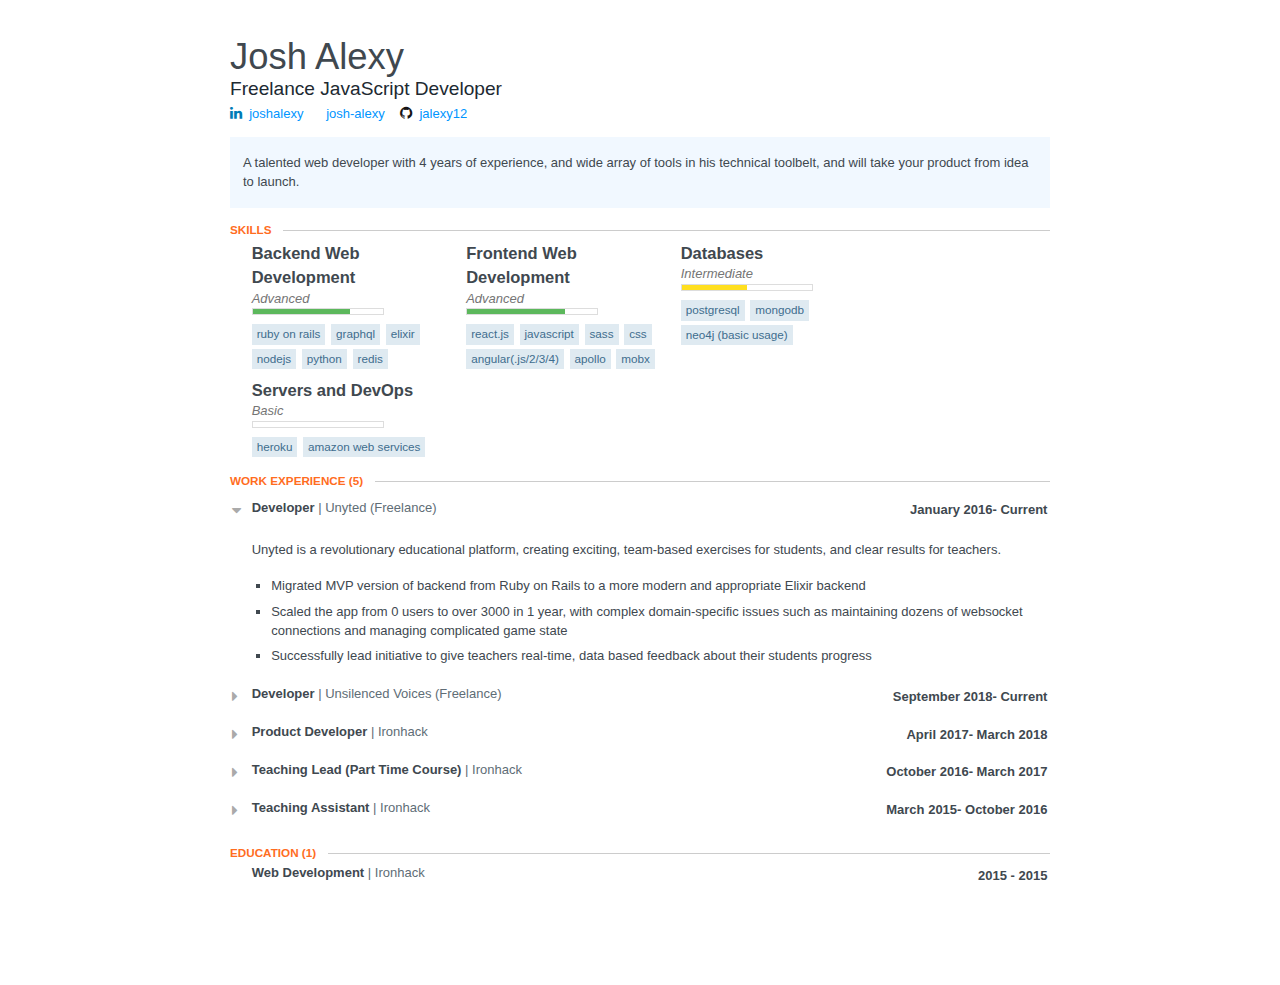
<file: index.html>
<!doctype html>
<html>
  <head>
  <meta charset="utf-8">
  <meta name="viewport" content="width=device-width, initial-scale=1.0, user-scalable=no" />
  <title>Josh Alexy</title>
  <link rel="stylesheet" href="https://maxcdn.bootstrapcdn.com/font-awesome/4.7.0/css/font-awesome.min.css" />
  <style>
  /********************************************
* 	reset from
* 	http://meyerweb.com/eric/tools/css/reset/
*******************************************/

html,
body,
div,
span,
applet,
object,
iframe,
h1,
h2,
h3,
h4,
h5,
h6,
p,
blockquote,
pre,
a,
abbr,
acronym,
address,
big,
cite,
code,
del,
dfn,
em,
img,
ins,
kbd,
q,
s,
samp,
small,
strike,
strong,
sub,
sup,
tt,
var,
b,
u,
i,
center,
dl,
dt,
dd,
ol,
ul,
li,
fieldset,
form,
label,
legend,
table,
caption,
tbody,
tfoot,
thead,
tr,
th,
td,
article,
aside,
canvas,
details,
embed,
figure,
figcaption,
footer,
header,
hgroup,
menu,
nav,
output,
ruby,
section,
summary,
time,
mark,
audio,
video {
    margin: 0;
    padding: 0;
    border: 0;
    font-size: 100%;
    vertical-align: baseline;
}

article,
aside,
details,
figcaption,
figure,
footer,
header,
hgroup,
menu,
nav,
section {
    display: block;
}

body {
    line-height: 1;
}

ol,
ul {
    list-style: none;
}

blockquote,
q {
    quotes: none;
}

blockquote:before,
blockquote:after,
q:before,
q:after {
    content: none;
}

table {
    border-collapse: collapse;
    border-spacing: 0;
}


/****************
*	COMMONS
****************/

body,
html {
    font-family: "Helvetica Neue", Helvetica, Arial, "Lucida Grande", sans-serif;
    font-size: 13px;
    color: #40484f;
    font-weight: 400;
    letter-spacing: 0;
    line-height: 1.46153846;
    text-align: left;
    -webkit-text-size-adjust: 100%;
}

p {
    display: block;
    margin-bottom: 1.3em;
}

a {
    color: #0095ff;
    text-decoration: none;
}

a:hover {
    color: #0c65a5;
    text-decoration: underline;
}

ul {
    margin-top: 1rem;
}

li {
    list-style-type: square;
    list-style-position: outside;
    margin-left: 1.3em;
}

.highlights>li>p {
    margin-bottom: 0.5em;
}

h1 {
    font-size: 2rem;
}

h2 {
    font-size: 1.67rem;
}

h3 {
    font-size: 1.27rem;
}

em {
    color: #757575;
}

blockquote {
    margin-bottom: 1em;
}

strong {
    font-weight: 700;
}


/* main container */

#resume {
    padding: 1rem;
    margin-top: 2rem;
}


/* every section wrapper */

.section {
    margin-bottom: 1rem;
}

section .location {
    margin-right: .5em;
    color: #606d76;
    font-weight: 700;
}

#contact {
    margin-top: .5rem;
}

#profiles .item {
    padding: 0;
}

#header>#profiles,
#header>#contact,
#skills,
#languages,
#interests {
    display: -webkit-box;
    display: -moz-box;
    display: -ms-flexbox;
    display: -webkit-flex;
    display: flex;
    -webkit-flex-flow: row wrap;
    flex-flow: row wrap;
    -webkit-justify-content: flex-start;
    justify-content: flex-start;
}

#header>div {
    line-height: 1.5;
}

#header>div>div {
    margin-right: 1.2em;
}

#header h1.name {
    font-size: 2.8rem;
    font-weight: 100;
    line-height: 100%;
}

#header h2.label {
    color: #202931;
    font-size: 1.47rem;
    font-weight: 300;
}

#header .picture {
    width: 11em;
    float: right;
    border-radius: 4px;
}

.main-summary {
    background: #f1f8ff;
    padding: 1.2em 1em;
    margin-top: 1rem;
}

.main-summary p {
    margin: .15em 0 0;
}

h2.section-title {
    display: inline-block;
    background: #fff;
    padding: 0 1em 0.3em 0;
    color: #ff6d1f;
    text-transform: uppercase;
    font-weight: 600;
    border: none;
    font-size: .9rem;
}

.section>header {
    position: relative;
}

.fa {
    margin-right: 0.25em;
}

.section>header::after {
    position: absolute;
    left: 0;
    top: .7em;
    height: 1px;
    background: #ccc;
    content: "";
    width: 100%;
    z-index: -100;
    display: block;
}

.section.main-summary>section {
    margin: 0;
}

.section>section>header {
    font-size: 1.38rem;
    position: relative;
    margin-top: .7em;
}

.section>section>header:first-of-type {
    margin: 0;
}

.section>section>header .space-left {
    position: absolute;
    left: -1.56rem;
    top: 5px;
    color: #aaa;
    line-height: 1;
    opacity: 0;
}

.position,
.company,
.organization,
.institution,
.date,
.area,
.studyType,
.title,
.awarder {
    display: inline;
}

.position,
.studyType,
.area,
.title,
.language,
.name {
    font-weight: 600;
}

.company::before,
.institution::before,
.organization::before,
.awarder::before {
    content: "at "
}

.company,
.institution,
.organization,
.awarder {
    color: #606d76;
    font-weight: 400;
}

.section header .date {
    font-size: 1rem;
    display: inline-table;
    padding: .1em 0;
    font-weight: 600;
}

ul.keywords,
ul.courses {
    margin-top: .5em;
}

ul.keywords li,
ul.courses li {
    display: inline-block;
    margin: 2px 2px 2px 0;
    padding: 4px 5px 5px;
    font-size: .9rem;
    line-height: 1;
    text-transform: lowercase;
    color: #3e6d8e;
    background-color: #dfeaf1;
    border: 0 solid #dfeaf1;
    white-space: nowrap;
}

ul.keywords li:hover,
ul.courses li:hover {
    background: #dfeaf0;
}

.item {
    padding: .5em 0;
}

.gpa {
    padding-bottom: .5em;
}

.fa.social {
    font-size: 1.1em;
}


/* Social Media Brand Colors */

.google-plus {
    color: #dd4b39;
}

.tumblr {
    color: #32506d;
}

.foursquare {
    color: #0072b1;
}

.facebook {
    color: #3b5998;
}

.linkedin {
    color: #007bb6;
}

.pinterest {
    color: #cb2027;
}

.dribbble {
    color: #ea4c89;
}

.instagram {
    color: #517fa4;
}

.twitter {
    color: #00aced;
}

.soundcloud {
    color: #ff3a00;
}

.wordpress {
    color: #21759b;
}

.youtube {
    color: #bb0000;
}

.github {
    color: #171515;
}

.stack-overflow {
    color: #828386;
    position: relative;
}

.flickr {
    color: #ff0084;
}

.stack-overflow::after {
    position: absolute;
    left: 0;
    content: '\f16c';
    color: #f68a1f;
    overflow: hidden;
    height: 100%;
}

.telegram {
    color: #2291c3;
}

#languages .item,
#skills .item,
#interests .item {
    width: 15em;
    padding: 0 .5em .5em 0;
    border-bottom: none;
}

#skills .item {
    width: 16em;
}

#skills .item .keywords {
    width: 15em;
}


/* Skill chart */

.level {
    margin-bottom: .5em;
}

.level .bar {
    border: 1px solid #ddd;
    display: block;
    width: 10em;
    height: 5px;
    position: relative;
}

.level .bar::after {
    position: absolute;
    content: " ";
    top: 0;
    left: 0;
    background: black;
    height: 5px;
}

.level.beginner .bar::after {
    background: #EB5F51;
    width: 2.5em;
}

.level.intermediate .bar::after {
    background: #ffdf1f;
    width: 5em;
}

.level.advanced .bar::after,
.level.fluent .bar::after {
    background: #5CB85C;
    width: 7.5em;
}

.level.master .bar::after,
.level.native.speaker .bar::after {
    background: #59C596;
    width: 10em;
}

#references .item {
    padding-left: .5em;
    border-left: 5px solid #ff6d1f;
}

.toggle-item {
  visibility: hidden;
}

/******************
*	HELPER CLASSES
******************/

.clear::after {
    content: "";
    display: table;
    clear: both;
}

.display {
    display: block;
    opacity: 1 !important;
}

.margin1 {
    margin-bottom: .5rem;
}


/****************
*		TABLET
****************/

@media screen and (min-width: 602px) {
    #resume {
        width: 80%;
        margin: 0 auto;
    }
}


/****************
*		LAPTOP
****************/

@media screen and (min-width: 1025px) {
    li {
        margin-left: 1.5em;
    }
    #resume {
        width: 820px;
        margin: 2rem auto;
    }
    .section>section>header .space-left {
        opacity: 1;
        cursor: pointer;
    }
    .section>section {
        margin-left: 1.67rem;
    }
    .toggle-item {
        transform: translate(-9999px);
    }
    .toggle-item+label {
        display: block;
        margin-top: -16px;
    }
    .toggle-item:checked+label:after {
        content: '\f0d7';
    }
    .toggle-item+label:after {
        float: left;
        cursor: pointer;
        margin-left: -20px;
        color: #aaa;
        font-size: 16px;
        content: '\f0da';
        font-family: Fontawesome;
    }
    .toggle-item~.item {
        height: 0;
        opacity: 0;
    }
    .toggle-item:checked~.item {
        height: auto;
        opacity: 1;
        transition: all .5s linear;
    }
    .company::before,
    .institution::before,
    .organization::before,
    .awarder::before {
        content: "| ";
    }
    .header-left {
        float: left;
        width: 70%;
        word-break: normal;
    }
    .section header .date {
        float: right;
        padding: .2em;
    }
    .display {
        display: none;
    }
    .display:not(.none) {
        display: block;
    }
}

@media print {
    #resume {
        margin: 0;
        padding: 0;
        -ms-word-wrap: break-word;
        word-wrap: break-word;
        line-height: 1.3;
        /*font-family: Arial, Georgia, "Lucida Grande", sans-serif;*/
    }
    @page {
        margin: 1cm 1.4cm;
    }
    .item-count {
        display: none;
    }
    .company::before,
    .institution::before,
    .organization::before,
    .awarder::before {
        content: "at ";
    }
    .main-summary {
        padding: 2rem 0;
    }
    .section {
        margin: .8rem 0;
        padding: 0;
    }
    .section header {
        padding-bottom: .15rem;
    }
    .section .location {
        padding-bottom: .15rem;
    }
    .stack-overflow::after {
        content: "";
    }
    .fa.social {
        color: #828386;
    }
    ul {
        margin-top: .4em;
    }
    ul,
    li {
        padding: 0;
    }
    ul.keywords li,
    ul.courses li {
        margin: 0;
        padding: 0;
        font-size: .8rem;
        text-transform: lowercase;
    }
    ul.keywords li::after,
    ul.courses li::after {
        padding: 0 0 0 .1rem;
        content: " |";
    }
    ul.keywords::before,
    ul.courses::before {
        font-size: .8rem;
        font-weight: 600;
    }
    ul.keywords::before {
        content: "Skills acquired: ";
    }
    #skills .keywords::before {
        content: '';
    }
    .section p {
        margin: 0;
        padding: 0;
    }
    ul.courses::before {
        content: "Major courses: ";
    }
    ul.keywords li:last-of-type::after,
    ul.courses li:last-of-type::after {
        content: "";
    }
    .level em {
        font-style: normal;
        padding: .1em 0;
    }
    .level .bar {
        display: none;
    }
    #profiles .item {
        padding: 0;
    }
    .item.display {
        display: block;
        opacity: 1 !important;
    }
}

  </style>

  </head>
  <body>

  <div id="resume">
    	<header id="header" class="clear">
    		<div>
    			<h1 class="name">Josh Alexy</h1>
    			<h2 class="label">Freelance JavaScript Developer</h2>
    		</div>

    		<div id="profiles">
    			<div class="item">
    				<div class="username">
    					<span class="fa fa-linkedin linkedin social"></span>
    					<span class="url">
    						<a target="_blank" href="https://www.linkedin.com/in/joshalexy/">joshalexy</a>
    					</span>
    				</div>
    			</div>
    			<div class="item">
    				<div class="username">
    					<span class="fa fa-stackoverflow stackoverflow social"></span>
    					<span class="url">
    						<a target="_blank" href="https://stackoverflow.com/users/4624718/josh-alexy">josh-alexy</a>
    					</span>
    				</div>
    			</div>
    			<div class="item">
    				<div class="username">
    					<span class="fa fa-github github social"></span>
    					<span class="url">
    						<a target="_blank" href="https://github.com/jalexy12">jalexy12</a>
    					</span>
    				</div>
    			</div>
    		</div>
    	</header>

    	<section class="section main-summary">
    		<section>
    			<div><p>A talented web developer with 4 years of experience, and wide array of tools in his technical toolbelt, and will take your product from idea to launch.</p></div>
    		</section>
    	</section>

    <section class="section margin1">
    	<header>
    		<h2 class='section-title'>Skills</h2>
    	</header>
    	<section id="skills">
    		<div class="item">
    			<h3 class="name">
    				Backend Web Development
    			</h3>

    			<div class="level advanced">
    				<em>Advanced</em>
    				<div class="bar"></div>
    			</div>
    			<ul class="keywords">
    				<li>Ruby On Rails</li>
    				<li>GraphQL</li>
    				<li>Elixir</li>
    				<li>NodeJS</li>
    				<li>Python</li>
    				<li>Redis</li>
    			</ul>
    		</div>
    		<div class="item">
    			<h3 class="name">
    				Frontend Web Development
    			</h3>

    			<div class="level advanced">
    				<em>Advanced</em>
    				<div class="bar"></div>
    			</div>
    			<ul class="keywords">
    				<li>React.js</li>
    				<li>JavaScript</li>
    				<li>SASS</li>
    				<li>CSS</li>
    				<li>Angular(.js/2/3/4)</li>
    				<li>Apollo</li>
    				<li>MobX</li>
    			</ul>
    		</div>
    		<div class="item">
    			<h3 class="name">
    				Databases
    			</h3>

    			<div class="level intermediate">
    				<em>Intermediate</em>
    				<div class="bar"></div>
    			</div>
    			<ul class="keywords">
    				<li>PostgreSQL</li>
    				<li>MongoDB</li>
    				<li>Neo4j (Basic Usage)</li>
    			</ul>
    		</div>
    		<div class="item">
    			<h3 class="name">
    				Servers and DevOps
    			</h3>

    			<div class="level basic">
    				<em>Basic</em>
    				<div class="bar"></div>
    			</div>
    			<ul class="keywords">
    				<li>Heroku</li>
    				<li>Amazon Web Services</li>
    			</ul>
    		</div>
    	</section>
    </section>
    <section class="section">
      <header>
        <h2 class='section-title'>Work Experience <span class="item-count">(5)</span></h2>
      </header>

      <section id="work">
        <section class="work-item">

            <input id="work-item-0" type="checkbox" class="toggle-item" checked="checked" />
            <label for="work-item-0"></label>

    			<header>
    				<div class="position">Developer</div>
    				<div class="company">Unyted (Freelance)</div>
    				<div class="date">
    				  <span class="startDate">January 2016</span>
    					<span class="endDate">- Current</span>
    				</div>
    			</header>

         	<div class="item" id="work-item">
            <div class="summary">
              <p><p>Unyted is a revolutionary educational platform, creating exciting, team-based exercises for students, and clear results for teachers.</p></p>
            </div>
            <ul class="highlights">
                <li><p>Migrated MVP version of backend from Ruby on Rails to a more modern and appropriate Elixir backend</p></li>
                <li><p>Scaled the app from 0 users to over 3000 in 1 year, with complex domain-specific issues such as maintaining dozens of websocket connections and managing complicated game state</p></li>
                <li><p>Successfully lead initiative to give teachers real-time, data based feedback about their students progress</p></li>
            </ul>
        	</div>
        </section>
        <section class="work-item">

            <input id="work-item-1" type="checkbox" class="toggle-item" />
            <label for="work-item-1"></label>

    			<header>
    				<div class="position">Developer</div>
    				<div class="company">Unsilenced Voices (Freelance)</div>
    				<div class="date">
    				  <span class="startDate">September 2018</span>
    					<span class="endDate">- Current</span>
    				</div>
    			</header>

         	<div class="item" id="work-item">
            <div class="summary">
              <p><p>UnsilencedVoices is a social media platform with a focus on free speech, without the barriers of censorship that are currently causing issues for many platforms.</p></p>
            </div>
            <ul class="highlights">
                <li><p>Migrated very basic 'MVP' HTML and CSS website to a formal Rails app</p></li>
                <li><p>Created modern social-networking features such as friends, followers, posts, likes and dislikes</p></li>
            </ul>
        	</div>
        </section>
        <section class="work-item">

            <input id="work-item-2" type="checkbox" class="toggle-item" />
            <label for="work-item-2"></label>

    			<header>
    				<div class="position">Product Developer</div>
    				<div class="company">Ironhack</div>
    				<div class="date">
    				  <span class="startDate">April 2017</span>
    					<span class="endDate">- March 2018</span>
    				</div>
    			</header>

         	<div class="item" id="work-item">
            <div class="summary">
              <p><p>As a product developer at a web development bootcamp, I was involved in all facets of the organization, from product development, to educational materials creation, and interviewing prospective students.</p></p>
            </div>
            <ul class="highlights">
                <li><p>Migrated old marketing website to a new modern stack, supporting multiple languages and multiple courses, that functioned as the core lead generator of the organization</p></li>
                <li><p>Instrumental in the choice of technologies and development of the first version of the organization's administration platform, which was a CMS for the lead generation website</p></li>
                <li><p>Vital member of a team that developed a new JavaScript curriculum that is used daily by hundreds of students globally</p></li>
            </ul>
        	</div>
        </section>
        <section class="work-item">

            <input id="work-item-3" type="checkbox" class="toggle-item" />
            <label for="work-item-3"></label>

    			<header>
    				<div class="position">Teaching Lead (Part Time Course)</div>
    				<div class="company">Ironhack</div>
    				<div class="date">
    				  <span class="startDate">October 2016</span>
    					<span class="endDate">- March 2017</span>
    				</div>
    			</header>

         	<div class="item" id="work-item">
            <div class="summary">
              <p><p>As the lead teacher for the first-ever part time course in Miami, I was responsible for teaching a class of 12 aspiring professional web developers, managing curriculum, and providing the students with the best educational experience of their lives.</p></p>
            </div>
            <ul class="highlights">
                <li><p>Pioneered the evolution of Ironhack's curriculum from being full time only, to part-time</p></li>
                <li><p>Graduated 11/12 students with viable MVP web development final projects</p></li>
                <li><p>Received tremendous feedback in monthly reviews from students, consistently</p></li>
            </ul>
        	</div>
        </section>
        <section class="work-item">

            <input id="work-item-4" type="checkbox" class="toggle-item" />
            <label for="work-item-4"></label>

    			<header>
    				<div class="position">Teaching Assistant</div>
    				<div class="company">Ironhack</div>
    				<div class="date">
    				  <span class="startDate">March 2015</span>
    					<span class="endDate">- October 2016</span>
    				</div>
    			</header>

         	<div class="item" id="work-item">
            <div class="summary">
              <p><p>As the teaching assistant for Ironhack, I was involved in every aspect of the educational experience, from supporting the lead instructor, to interviewing course candidates, to coordinating feedback with a global tema over multiple campuses.</p></p>
            </div>
            <ul class="highlights">
                <li><p>Graduated over 200 students from the web development course with an 80+% placement rate in 3 months</p></li>
                <li><p>Coordinated curriculum feedback and improvements with 3 other campuses globally</p></li>
                <li><p>Orchestrated systems of education management, such as grade keeping, communications channels over Slack, daily code review, and implementing a model more similar to the 'flipped classroom'</p></li>
            </ul>
        	</div>
        </section>
      </section>
    </section>
    <section class="section">
      <header>
        <h2 class='section-title'>Education <span class="item-count">(1)</span></h2>
      </header>

      <section id="education">
        <section class="education-item">
          <header>
            <div class="header-left">
              <div class="area">
                Web Development
              </div>
              <div class="institution">
                Ironhack
              </div>
            </div>
            <div class="date">
              <span class="startDate">
              2015
              </span>
              <span class="endDate">
              - 2015
              </span>
            </div>
          </header>



          <div class="item">
          </div>
        </section>
      </section>
    </section>

  </body>
</html>
</file>
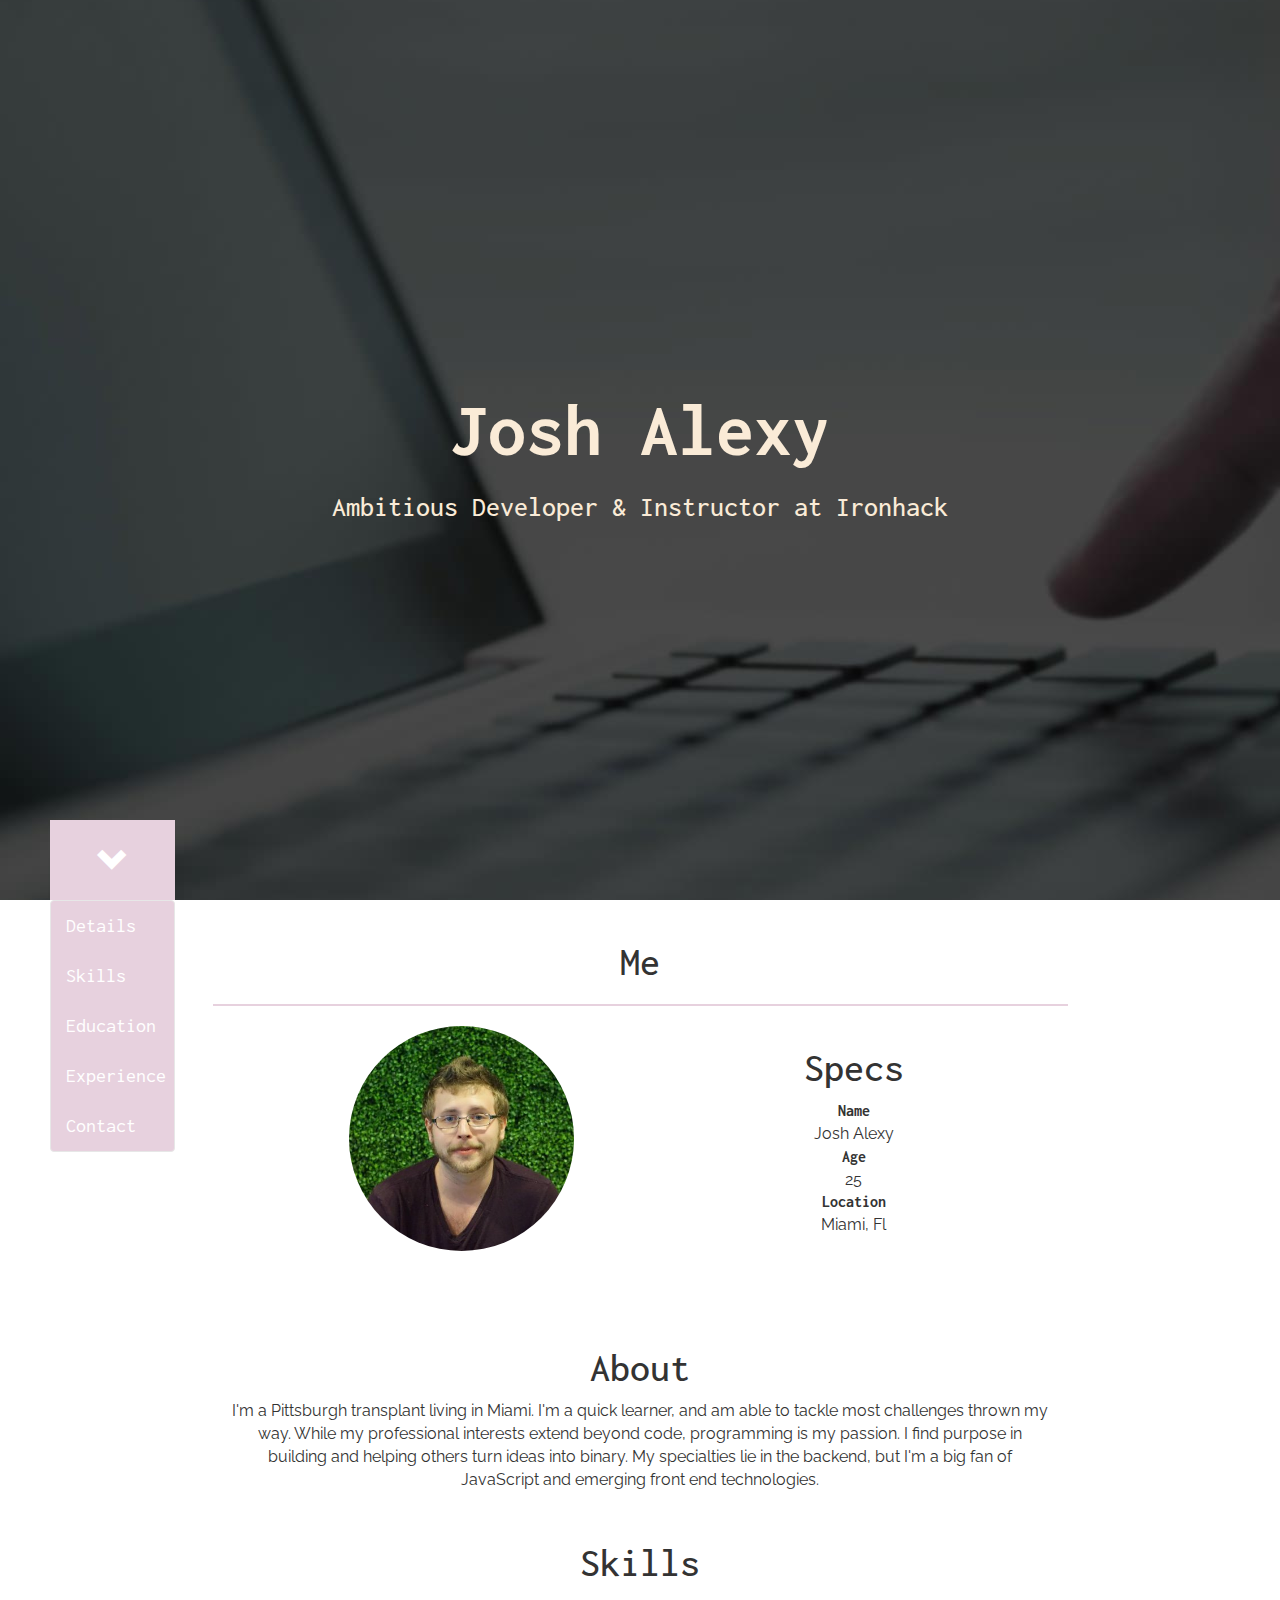
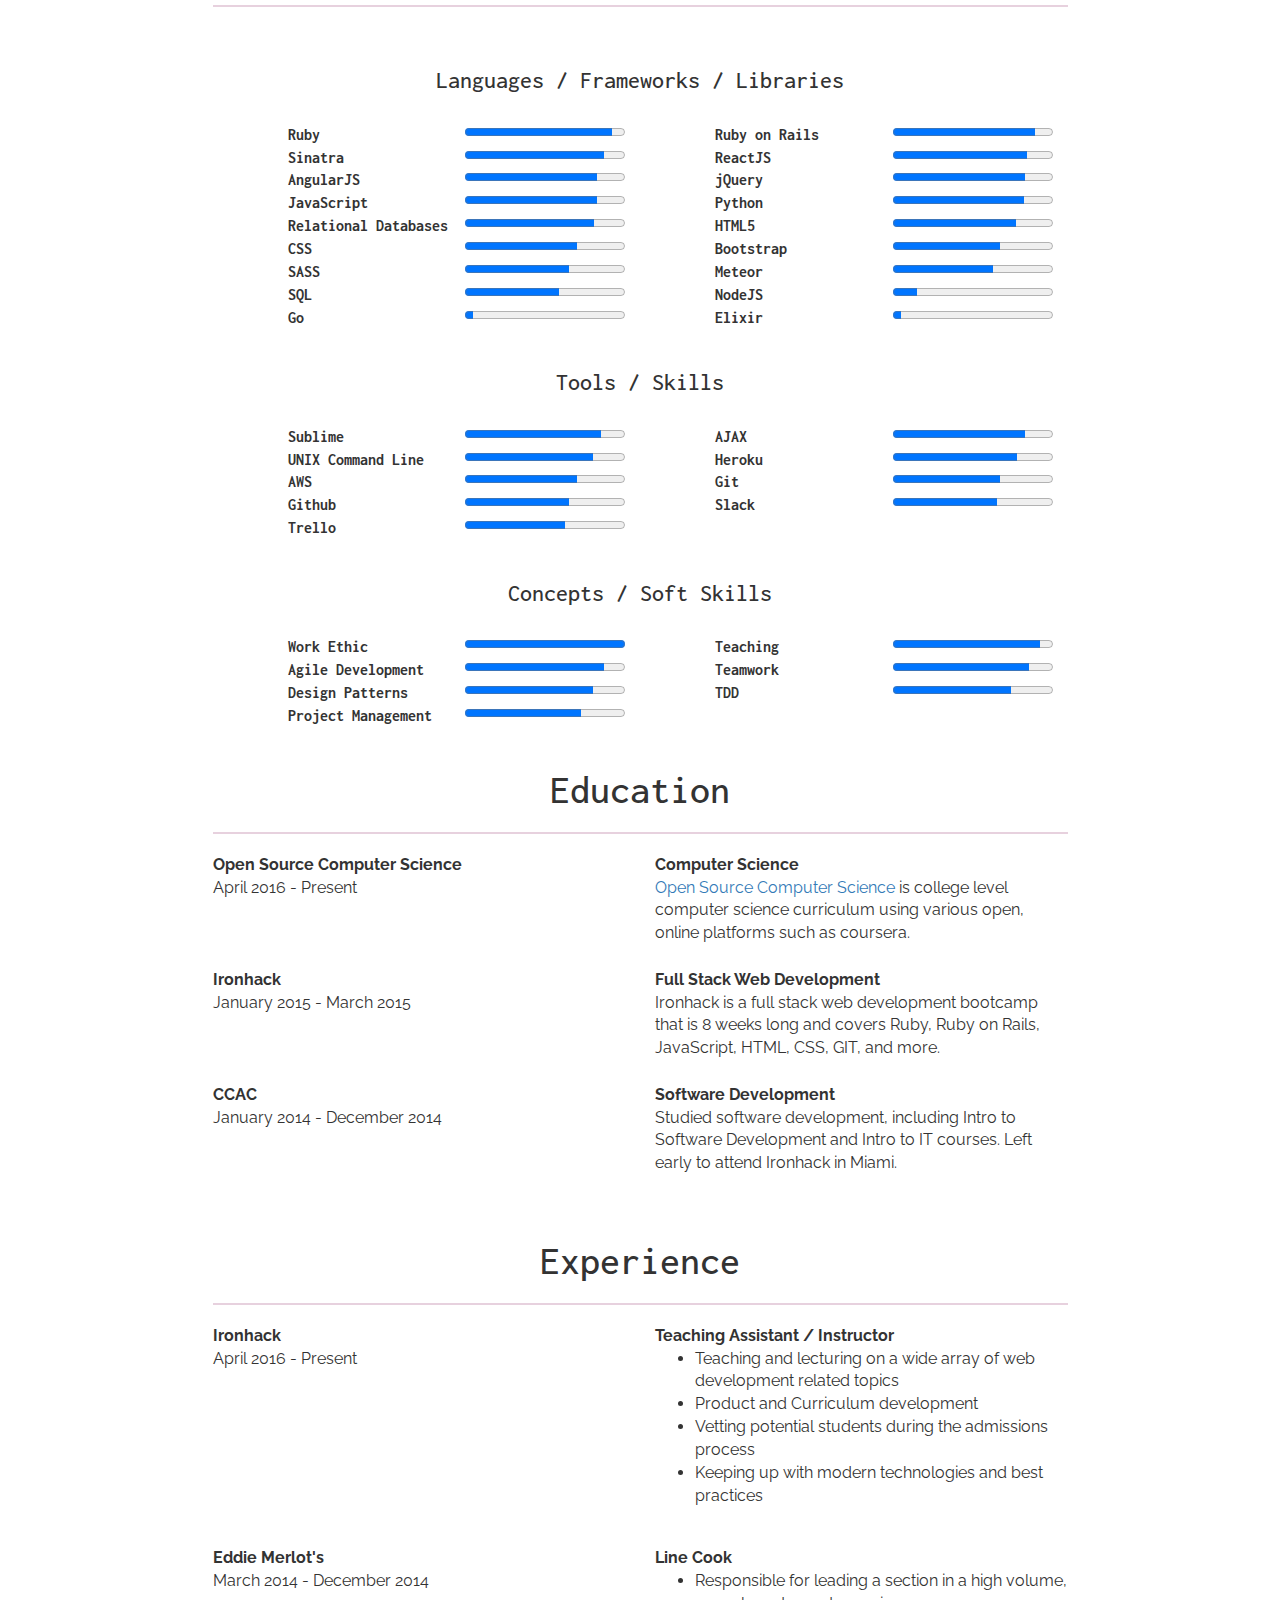
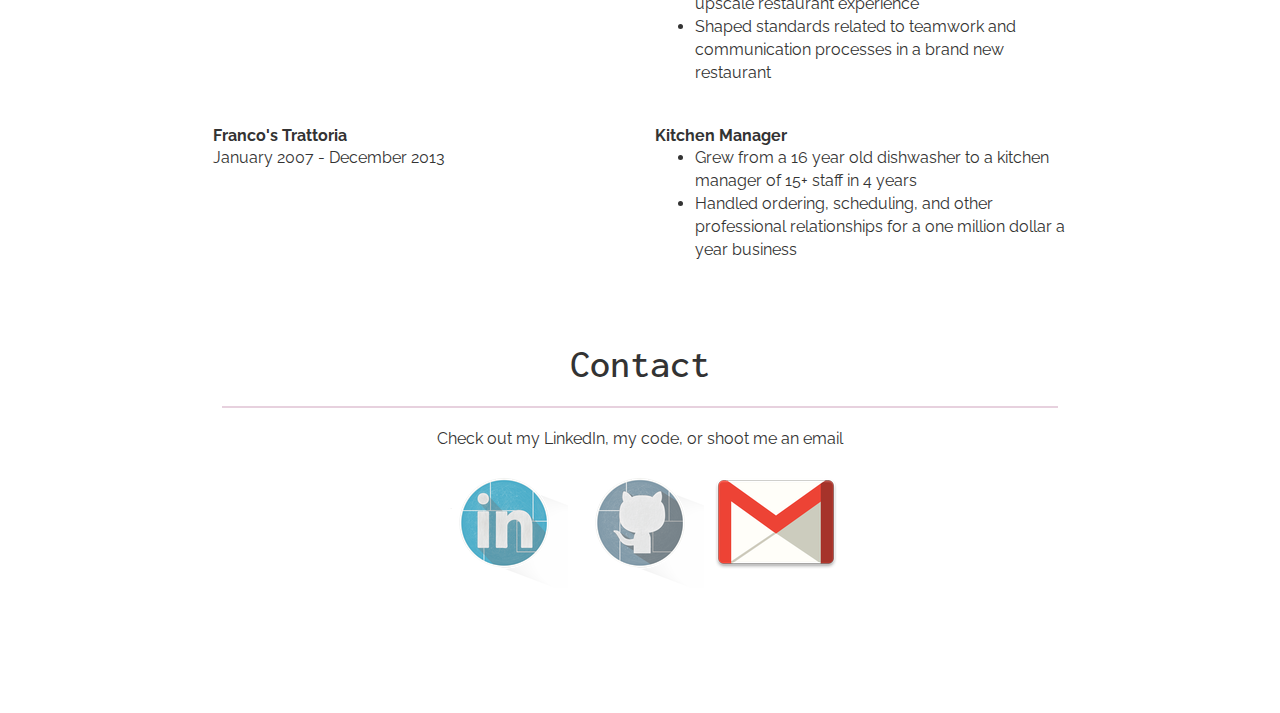
<file: old/index.html>
<!DOCTYPE html>
<html lang="en">
<head>
	<script>
	  (function(i,s,o,g,r,a,m){i['GoogleAnalyticsObject']=r;i[r]=i[r]||function(){
	  (i[r].q=i[r].q||[]).push(arguments)},i[r].l=1*new Date();a=s.createElement(o),
	  m=s.getElementsByTagName(o)[0];a.async=1;a.src=g;m.parentNode.insertBefore(a,m)
	  })(window,document,'script','https://www.google-analytics.com/analytics.js','ga');

	  ga('create', 'UA-84831210-1', 'auto');
	  ga('send', 'pageview');
	</script>
	<script src="//load.sumome.com/" data-sumo-site-id="cb216bc1443fb171e2731c56414fff4483628b1452cf37198a60ef81a5776afd" async="async"></script>
	<meta charset="UTF-8">
	<meta name="viewport" content="width=device-width, initial-scale=1">
	<meta name="description" content="Josh Alexy's personal site">
	<meta name="keywords" content="Freelance Developer,Miami Developer,Freelance Miami Developer, Miami Ruby Developer, Rails, ReactJS Miami, Miami JavaScript">
	<meta name="author" content="Josh Alexy">
	<meta property=”og:title” content="Josh Alexy's personal site">
	<title>Josh Alexy</title>
	<link href='https://fonts.googleapis.com/css?family=Inconsolata:400,700' rel='stylesheet' type='text/css'>
	<link href='https://fonts.googleapis.com/css?family=Raleway:400,700' rel='stylesheet' type='text/css'>
	<link rel="stylesheet" href="https://maxcdn.bootstrapcdn.com/bootstrap/3.3.6/css/bootstrap.min.css">
	<link rel="stylesheet" href="style.css">
</head>
<body data-spy="scroll" data-target=".navbar" data-offset="50">
	

  <div class="container-fluid heading-section">
	  <div class="info text-center">
			<header class="home-header">
				<h1 class="home-name">
					<strong>Josh Alexy</strong>
				</h1>
				<h2 class="home-title">Ambitious Developer & Instructor at Ironhack</h2>
			</header>
		</div>
		<div class="arrow-box">
			<a href="#details" id="details-link">
				<span class="glyphicon glyphicon-chevron-down arrow"></span>
			</a>
		</div>
	</div>

	<div class="container-fluid" id="details">
		<nav class="navbar navbar-default" data-spy="affix">
		  <div class="container-fluid nav-container">
			   <div class="navbar-header">
			      <button type="button" class="navbar-toggle collapsed" data-toggle="collapse" data-target="#bs-example-navbar-collapse-1" aria-expanded="false">
			        <span class="sr-only">Toggle navigation</span>
			        <span class="icon-bar"></span>
			        <span class="icon-bar"></span>
			        <span class="icon-bar"></span>
			      </button>
			    </div>
			    <div class="collapse navbar-collapse" id="bs-example-navbar-collapse-1">
			      <ul class="nav navbar-nav">
			        <li><a href="#details">Details</a></li>
			        <li><a href="#skills">Skills</a></li>
			        <li><a href="#education">Education</a></li>
			        <li><a href="#experience">Experience</a></li>
			        <li><a href="#contact">Contact</a></li>

			      </ul>
			    </div><!-- /.navbar-collapse -->
		  </div><!-- /.container-fluid -->
		</nav>
		<div class="row prof-section text-center">
			<h1>Me</h1>
			<hr>
			<div class="col-xs-12 col-sm-6 image-container">
				<img src="./images/jalexyprof.jpg" class="prof-image">
			</div>
			<div class="col-xs-12 col-sm-6">
				<div class="specs text-left">
					<h3>Specs</h3>
					<div class="spec-field">
						<strong>Name</strong>
						<br>
						<span class="spec-item">Josh Alexy</span>
					</div>
					<div class="spec-field">
						<strong>Age</strong>
						<br>
						<span class="spec-item">25</span>
					</div>
					<div class="spec-field">
						<strong>Location</strong>
						<br>
						<span class="spec-item">Miami, Fl</span>
					</div>
				</div>
			</div>	
			<div class="col-xs-12">
				<div class="about">
					<h3>About</h3>
					<p>
						I'm a Pittsburgh transplant living in Miami. I'm a quick learner, and am able to tackle most challenges thrown my way. While my professional interests extend beyond code, programming is my passion. I find purpose in building  and helping others turn ideas into binary. My specialties lie in the backend, but I'm a big fan of JavaScript and emerging front end technologies. 
					</p>
				</div>
			</div>
		</div>
	</div>
	</div>
	<div class="container-fluid" id="skills">
		<div class="row prof-section text-center">
			<h1>Skills</h1>
			<hr>
		</div>

		<div class="skills row prof-section">
			<h3 class="text-center">Languages / Frameworks / Libraries</h3>
			<div class="col-xs-6 skill">
				<strong>Ruby</strong>
				<progress value="92" max="100"></progress>
			</div>
			<div class="col-xs-6 skill">
				<strong>Ruby on Rails</strong>
				<progress value="89" max="100"></progress>
			</div>
			<div class="col-xs-6 skill">
				<strong>Sinatra</strong>
				<progress value="87" max="100"></progress>
			</div>
			<div class="col-xs-6 skill">
				<strong>ReactJS</strong>
				<progress value="84" max="100"></progress>
			</div>
			<div class="col-xs-6 skill">
				<strong>AngularJS</strong>
				<progress value="83" max="100"></progress>
			</div>
			<div class="col-xs-6 skill">
				<strong>jQuery</strong>
				<progress value="83" max="100"></progress>
			</div>
			<div class="col-xs-6 skill">
				<strong>JavaScript</strong>
				<progress value="83" max="100"></progress>
			</div>
			<div class="col-xs-6 skill">
				<strong>Python</strong>
				<progress value="82" max="100"></progress>
			</div>
			<div class="col-xs-6 skill">
				<strong>Relational Databases</strong>
				<progress value="81" max="100"></progress>
			</div>
			<div class="col-xs-6 skill">
				<strong>HTML5</strong>
				<progress value="77" max="100"></progress>
			</div>
			<div class="col-xs-6 skill">
				<strong>CSS</strong>
				<progress value="70" max="100"></progress>
			</div>
			<div class="col-xs-6 skill">
				<strong>Bootstrap</strong>
				<progress value="67" max="100"></progress>
			</div>
			<div class="col-xs-6 skill">
				<strong>SASS</strong>
				<progress value="65" max="100"></progress>
			</div>
			<div class="col-xs-6 skill">
				<strong>Meteor</strong>
				<progress value="63" max="100"></progress>
			</div>
			<div class="col-xs-6 skill">
				<strong>SQL</strong>
				<progress value="59" max="100"></progress>
			</div>
			<div class="col-xs-6 skill">
				<strong>NodeJS</strong>
				<progress value="15" max="100"></progress>
			</div>
			<div class="col-xs-6 skill">
				<strong>Go</strong>
				<progress value="5" max="100"></progress>			
			</div>
			<div class="col-xs-6 skill">
				<strong>Elixir</strong>
				<progress value="5" max="100"></progress>	
			</div>

		</div>

		<div class="skills row prof-section">
			<h3 class="text-center">Tools / Skills</h3>
			<div class="col-xs-6 skill">
				<strong>Sublime</strong>
				<progress value="85" max="100"></progress>
			</div>
			<div class="col-xs-6 skill">
				<strong>AJAX</strong>
				<progress value="83" max="100"></progress>
			</div>
			<div class="col-xs-6 skill">
				<strong>UNIX Command Line</strong>
				<progress value="80" max="100"></progress>
			</div>
			<div class="col-xs-6 skill">
				<strong>Heroku</strong>
				<progress value="78" max="100"></progress>
			</div>
			<div class="col-xs-6 skill">
				<strong>AWS</strong>
				<progress value="70" max="100"></progress>
			</div>
			<div class="col-xs-6 skill">
				<strong>Git</strong>
				<progress value="67" max="100"></progress>
			</div>
			<div class="col-xs-6 skill">
				<strong>Github</strong>
				<progress value="65" max="100"></progress>
			</div>
			<div class="col-xs-6 skill">
				<strong>Slack</strong>
				<progress value="65" max="100"></progress>
			</div>
			<div class="col-xs-6 skill">
				<strong>Trello</strong>
				<progress value="63" max="100"></progress>
			</div>
		</div>

		<div class="skills row prof-section">
			<h3 class="text-center">Concepts / Soft Skills</h3>
			<div class="col-xs-6 skill">
				<strong>Work Ethic</strong>
				<progress value="110" max="100"></progress>
				<!-- That's not a mistake -->
			</div>
			<div class="col-xs-6 skill">
				<strong>Teaching</strong>
				<progress value="92" max="100"></progress>
			</div>
			<div class="col-xs-6 skill">
				<strong>Agile Development</strong>
				<progress value="87" max="100"></progress>
			</div>
			<div class="col-xs-6 skill">
				<strong>Teamwork</strong>
				<progress value="85" max="100"></progress>
			</div>
			<div class="col-xs-6 skill">
				<strong>Design Patterns</strong>
				<progress value="80" max="100"></progress>
			</div>
			<div class="col-xs-6 skill">
				<strong>TDD</strong>
				<progress value="74" max="100"></progress>
			</div>
			<div class="col-xs-6 skill">
				<strong>Project Management</strong>
				<progress value="73" max="100"></progress>
			</div>
		</div>

	</div>

	<div class="container-fluid" id="education">
		<div class="row prof-section">
			<h1 class="text-center">Education</h1>
			<hr>
			<div class="education-section">
				<div class="edu-block row">
					<div class="col-xs-6">
						<strong>Open Source Computer Science</strong>
						<br>
						April 2016 - Present
					</div>
					<div class="col-xs-6">
						<strong>Computer Science</strong>
						<br>
						<p>
						<a href="https://github.com/open-source-society/computer-science">Open Source Computer Science</a> is college level computer science curriculum using various open, online platforms such as coursera. 
						</p> 
					</div>
				</div>
				<div class="edu-block row">
					<div class="col-xs-6">
						<strong>Ironhack</strong>
						<br>
						January 2015 - March 2015
					</div>
					<div class="col-xs-6">
						<strong>Full Stack Web Development</strong>
						<br>
						<p>
						Ironhack is a full stack web development bootcamp that is 8 weeks long and covers Ruby, Ruby on Rails, JavaScript, HTML, CSS, GIT, and more.
						</p> 
					</div>
				</div>
				<div class="edu-block row">
					<div class="col-xs-6">
						<strong>CCAC</strong>
						<br>
						January 2014 - December 2014
					</div>
					<div class="col-xs-6">
						<strong>Software Development</strong>
						<br>
						<p>
						Studied software development, including Intro to Software Development and Intro to IT courses. Left early to attend Ironhack in Miami.
						</p> 
					</div>
				</div>
			</div>
		</div>
	</div>
	<div class="container-fluid" id="experience">
		<div class="row prof-section">
			<h1 class="text-center">Experience</h1>
			<hr>
			<div class="experience-section">
				<div class="exp-block row">
					<div class="col-xs-6">
						<strong>Ironhack</strong>
						<br>
						April 2016 - Present
					</div>
					<div class="col-xs-6">
						<strong>Teaching Assistant / Instructor</strong>
						<br>
						<ul>
							<li>Teaching and lecturing on a wide array of web development related topics</li>
							<li> Product and Curriculum development</li>
							<li>Vetting potential students during the admissions process</li> 
							<li>Keeping up with modern technologies and best practices</li>
						</ul> 
					</div>
				</div>
				<div class="exp-block row">
					<div class="col-xs-6">
						<strong>Eddie Merlot's</strong>
						<br>
						March 2014 - December 2014
					</div>
					<div class="col-xs-6">
						<strong>Line Cook</strong>
						<br>
						<ul>
							<li>Responsible for leading a section in a high volume, upscale restaurant experience</li>
							<li>Shaped standards related to teamwork and communication processes in a brand new restaurant</li>
						</ul> 
					</div>
				</div>
				<div class="exp-block row">
					<div class="col-xs-6">
						<strong>Franco's Trattoria</strong>
						<br>
						January 2007 - December 2013
					</div>
					<div class="col-xs-6">
						<strong>Kitchen Manager</strong>
						<br>
						<ul>
							<li>Grew from a 16 year old dishwasher to a kitchen manager of 15+ staff in 4 years</li>
							<li>Handled ordering, scheduling, and other professional relationships for a one million dollar a year business</li>
						</ul> 
					</div>
				</div>
			</div>
		</div>

	<div class="container-fluid" id="contact">
		<div class="row text-center prof-section">
			<h1>Contact</h1>
			<hr>
			<p>Check out my LinkedIn, my code, or shoot me an email</p>
			<div class="social">
				<a target="_blank" href="https://www.linkedin.com/in/joshalexy">
					<img alt="linkedin logo" class="hover-image" src="./images/linked_in.png">
				</a>
				<a target="_blank" href="https://github.com/jalexy12/">
					<img alt="github logo" class="hover-image" src="./images/github.png">
				</a>
				<a target="_top" href="mailto:jalexy12@gmail.com?Subject=Hello%20Josh - < Reason for contacting goes here >">
					<img alt="gmail-logo" class="hover-image" src="./images/gmail.png">
				</a>
			</div>
		</div>
	</div>

	<script src="https://code.jquery.com/jquery-2.2.0.min.js"></script>
	<script src="https://maxcdn.bootstrapcdn.com/bootstrap/3.3.6/js/bootstrap.min.js"></script>
	<script src="app.js"></script>
</body>
</html>
</file>
<file: old/style.css>
body {
	font-family: 'Inconsolata', Arial, Helvetica, sans-serif;
	font-color: #252D2F;
	font-size: 16px;
}

hr {
	border-top: 2px solid #E7D1DE;
}

.heading-section {
	position: relative;
	background-image: url("./images/background.jpg");
	background-position: center;
	height: 100vh;
}

.home-image {
	height: 130px;
	width: 130px;
}

.home-name {
	font-size: 76px;
}

.home-title {
	font-size: 28px;
}

.index-prof {
	height: 400px;
	width: 400px;
}

.info {
	position: absolute;
	top: 50%;
	left: 50%;
	transform: translateX(-50%) translateY(-50%);
	color: #FAEBD7;
}

.prof-image {
	height: 225px;
	width: 225px;
	border-radius: 50%;
}

#details {
	position: relative;
}

.prof-section {
	padding-top: 20px;
	padding-left: 15px;
	padding-right: 15px;
}

.specs {
	display: inline-block;
}

.specs h3 {
	font-size: 2.5em;
}

.spec-field {
	text-align: center;
}

.about { 
	margin-top: 95px;
}

.about h3 {
	font-size: 2.5em;
}

h1 {
	font-size: 40px;
}


p,
.spec-item,
.education-section,
.experience-section
{
	font-family: 'Raleway', sans-serif;
}
.skills h3 {
	margin-bottom: 30px;
}

.skill {
	padding-left: 75px;
}

.skill progress {
	float: right;
}

.edu-block {
	height: 100px;
	margin-bottom: 15px;
}

.exp-block {
	margin-bottom: 30px;
}

#contact {
	padding-bottom: 125px;
}

.arrow-box {
	position: absolute;
	bottom: 0;
	left: 50px;
	height: 80px;
	width: 125px;
	background-color: #E7D1DE;
}

#details-link {
	color: white;
}

.arrow {
	top: 50%;
	left: 50%;
	font-size: 2em;
	transform: translateX(-50%) translateY(-50%);
}

@media only screen and (min-width: 64.063em) { /* min-width 1025px, large screens */
	// .navbar:not(.showing) { 
	// 	display: none;
	// }
	

	.navbar.affix {
		top: 50px;
		left: 50px;
	}

	.navbar:not(.affix) {
		position: absolute;
		left: 50px;
		top: 0;
	}

	.navbar {
		width: 125px;
		margin: 0;
		float: none;
		background-color: #E7D1DE;

	}

	.navbar-collapse {
		padding-right: 0;
		padding-left: 0;
	}

	.navbar-nav {
		margin: 0;
		width: 100%;
	}

	.navbar-nav > li {
		float: none;
	}

	.navbar-default .navbar-nav>li>a {
		font-size: 20px;
		color: white;
	}

	.nav-container {
		padding: 0;
	}

	.prof-section {
		padding-left: 17%;
		padding-right: 17%;
	}
	.image-container {
		padding-left: 10%;
	}
}

@media only screen and (max-width: 40em) { 
	nav {
		display: none;
	}

	.arrow-box {
		display: none;
	}

	.specs {
		margin-top: 15px;
	}
} /* max-width 640px, mobile-only styles, use when QAing mobile issues */
</file>
